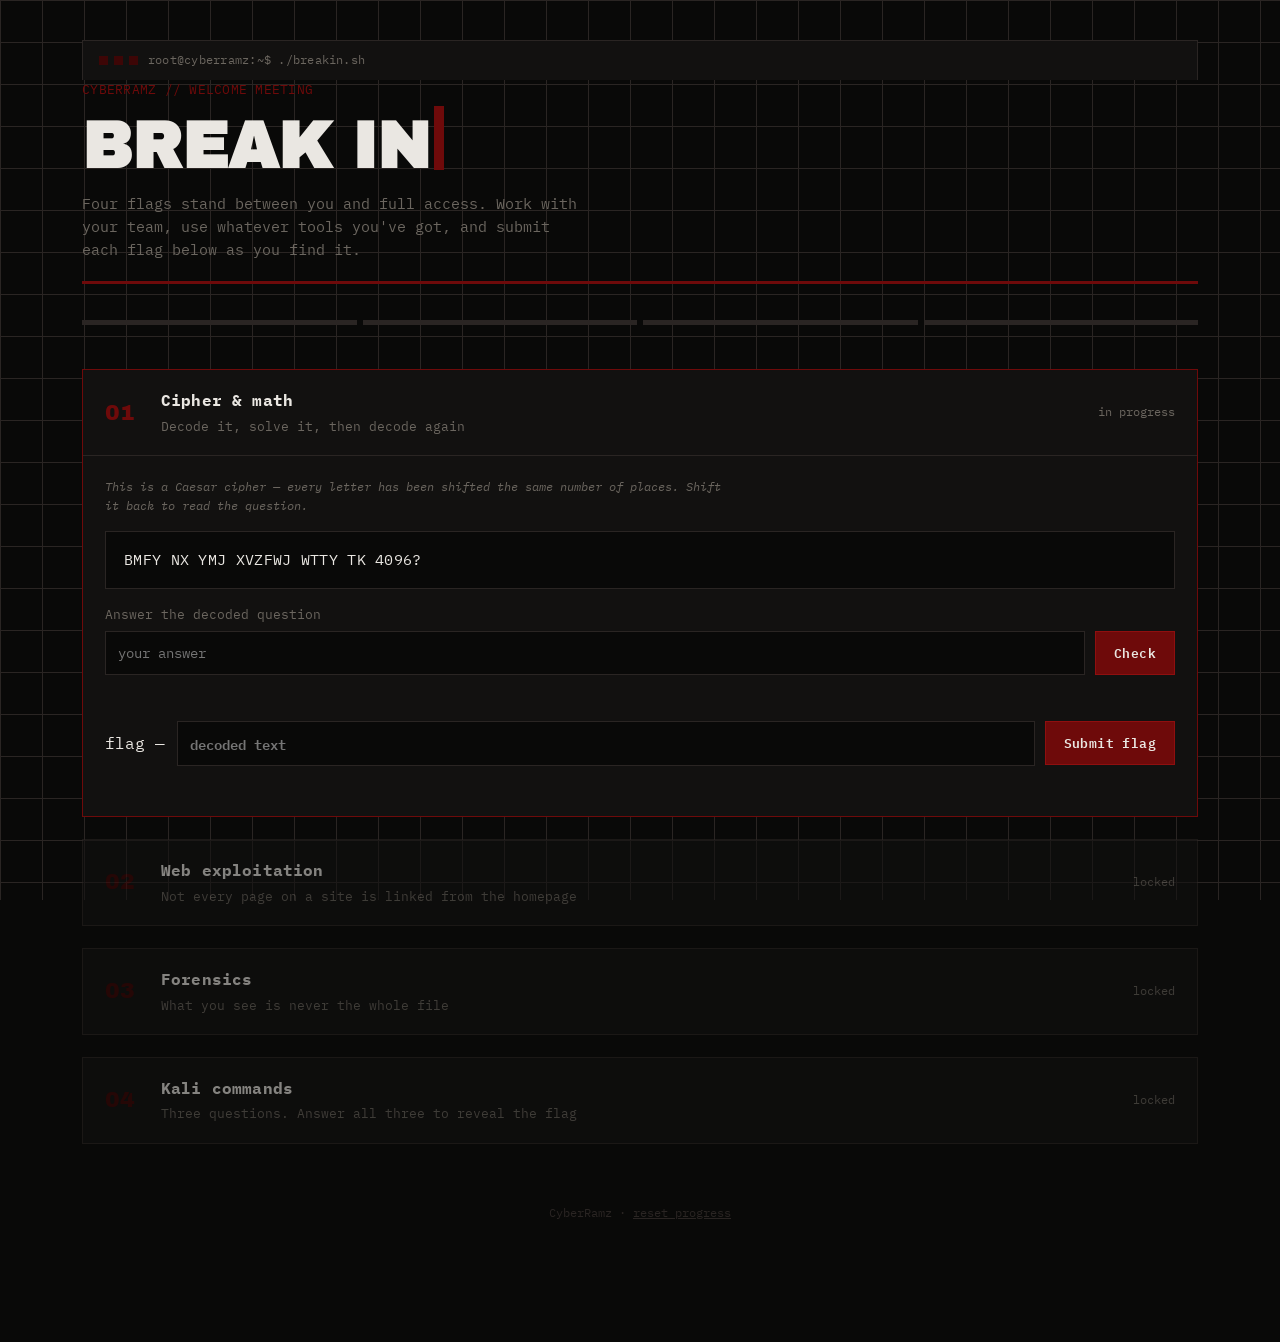
<file: index.html>
<!DOCTYPE html>
<html lang="en">
<head>
<meta charset="UTF-8">
<meta name="viewport" content="width=device-width, initial-scale=1">
<title>CyberRamz — First Break-In</title>
<link rel="stylesheet" href="style.css">
<!-- staging note: don't forget to pull the /secret page before this goes public -->
</head>
<body>

<div class="wrap">

  <div class="term-bar">
    <div class="dots"><span></span><span></span><span></span></div>
    <div class="path">root@cyberramz:~$ ./breakin.sh</div>
  </div>

  <header class="masthead">
    <p class="kicker">CYBERRAMZ // WELCOME MEETING</p>
    <h1>BREAK IN<span class="cursor"></span></h1>
    <p class="sub">Four flags stand between you and full access. Work with your team, use whatever tools you've got, and submit each flag below as you find it.</p>
  </header>

  <div class="progress">
    <div class="seg"></div>
    <div class="seg"></div>
    <div class="seg"></div>
    <div class="seg"></div>
  </div>

  <!-- STAGE 1 -->
  <section class="stage" id="stage1">
    <div class="stage-head">
      <div class="stage-num">01</div>
      <div class="stage-title">
        <h2>Cipher &amp; math</h2>
        <p>Decode it, solve it, then decode again</p>
      </div>
      <div class="stage-status">in progress</div>
    </div>
    <div class="stage-body">
      <p class="hint">This is a Caesar cipher — every letter has been shifted the same number of places. Shift it back to read the question.</p>
      <div class="mono-block">BMFY NX YMJ XVZFWJ WTTY TK 4096?</div>

      <div class="q">
        <label for="step1a-input">Answer the decoded question</label>
        <div class="field-row">
          <input type="text" id="step1a-input" placeholder="your answer" autocomplete="off">
          <button id="step1a-submit" type="button">Check</button>
        </div>
        <div class="feedback" id="step1a-feedback"></div>
      </div>

      <div id="step1b-block" class="explainer">
        <p style="margin:0"><strong>Correct — 64.</strong> Now decode this Base64 string — search "base64 decoder online" or type <code>base64 -d</code> in Kali:</p>
        <div class="mono-block" style="margin-top:10px;margin-bottom:0">ZW5jcnlwdGlvbi1pcy1jb29sIQ==</div>
      </div>

      <div class="flag-row">
        <label for="flag1-input" style="margin-right:2px">flag —</label>
        <input type="text" id="flag1-input" placeholder="decoded text" autocomplete="off">
        <button id="flag1-submit" type="button">Submit flag</button>
      </div>
      <div class="feedback" id="flag1-feedback"></div>
    </div>
  </section>

  <!-- STAGE 2 -->
  <section class="stage" id="stage2">
    <div class="stage-head">
      <div class="stage-num">02</div>
      <div class="stage-title">
        <h2>Web exploitation</h2>
        <p>Not every page on a site is linked from the homepage</p>
      </div>
      <div class="stage-status">locked</div>
    </div>
    <div class="stage-body">
      <p class="hint">Not every page gets linked from the homepage. Sometimes the clue is sitting in the code nobody reads.</p>

      <div class="flag-row">
        <label for="flag2-input" style="margin-right:2px">flag —</label>
        <input type="text" id="flag2-input" placeholder="flag text" autocomplete="off">
        <button id="flag2-submit" type="button">Submit flag</button>
      </div>
      <div class="feedback" id="flag2-feedback"></div>
    </div>
  </section>

  <!-- STAGE 3 -->
  <section class="stage" id="stage3">
    <div class="stage-head">
      <div class="stage-num">03</div>
      <div class="stage-title">
        <h2>Forensics</h2>
        <p>What you see is never the whole file</p>
      </div>
      <div class="stage-status">locked</div>
    </div>
    <div class="stage-body">
      <p class="hint">An image file holds more bytes than what your viewer shows you.</p>

      <div class="stego-frame">
        <img src="assets/stego.png" alt="A padlock graphic on a dark background, labeled ACCESS RESTRICTED">
        <p class="cap"><a href="assets/stego.png" download>Download the full image</a> and open it in a text editor, or run <code>strings stego.png</code> in Kali.</p>
      </div>

      <div class="flag-row">
        <label for="flag3-input" style="margin-right:2px">flag —</label>
        <input type="text" id="flag3-input" placeholder="flag text" autocomplete="off">
        <button id="flag3-submit" type="button">Submit flag</button>
      </div>
      <div class="feedback" id="flag3-feedback"></div>
    </div>
  </section>

  <!-- STAGE 4 -->
  <section class="stage" id="stage4">
    <div class="stage-head">
      <div class="stage-num">04</div>
      <div class="stage-title">
        <h2>Kali commands</h2>
        <p>Three questions. Answer all three to reveal the flag</p>
      </div>
      <div class="stage-status">locked</div>
    </div>
    <div class="stage-body">

      <div class="kali-q" id="kali1-row">
        <div class="q">
          <label for="kali1-input">What command shows all currently open network ports?</label>
          <div class="field-row">
            <input type="text" id="kali1-input" placeholder="command" autocomplete="off">
            <button id="kali1-submit" type="button">Check</button>
          </div>
          <div class="feedback" id="kali1-feedback"></div>
        </div>
      </div>

      <div class="kali-q" id="kali2-row">
        <div class="q">
          <label for="kali2-input">What command tells you your current username?</label>
          <div class="field-row">
            <input type="text" id="kali2-input" placeholder="command" autocomplete="off">
            <button id="kali2-submit" type="button">Check</button>
          </div>
          <div class="feedback" id="kali2-feedback"></div>
        </div>
      </div>

      <div class="kali-q" id="kali3-row">
        <div class="q">
          <label for="kali3-input">What command lets you view hidden files in a directory?</label>
          <div class="field-row">
            <input type="text" id="kali3-input" placeholder="command" autocomplete="off">
            <button id="kali3-submit" type="button">Check</button>
          </div>
          <div class="feedback" id="kali3-feedback"></div>
        </div>
      </div>

      <div class="reveal-flag" id="kali-flag-reveal">
        <p class="hint" style="margin-bottom:8px">All three correct — here's your flag, right in plain sight:</p>
        <div class="mono-block">kali-linux-is-4-hackers</div>
        <div class="flag-row">
          <label for="flag4-input" style="margin-right:2px">flag —</label>
          <input type="text" id="flag4-input" placeholder="paste it in" autocomplete="off">
          <button id="flag4-submit" type="button">Submit flag</button>
        </div>
        <div class="feedback" id="flag4-feedback"></div>
      </div>
    </div>
  </section>

  <div id="finale">
    <h2>ACCESS GRANTED</h2>
    <p>You've broken in. All four flags captured — nice work. This is the same kind of thinking that shows up in real security jobs: notice what's odd, check what others skip, and keep pulling the thread.</p>
  </div>

  <footer>
    CyberRamz &middot; <a href="#" id="reset-link" style="color:inherit">reset progress</a>
  </footer>

</div>

<script src="script.js"></script>
</body>
</html>
</file>
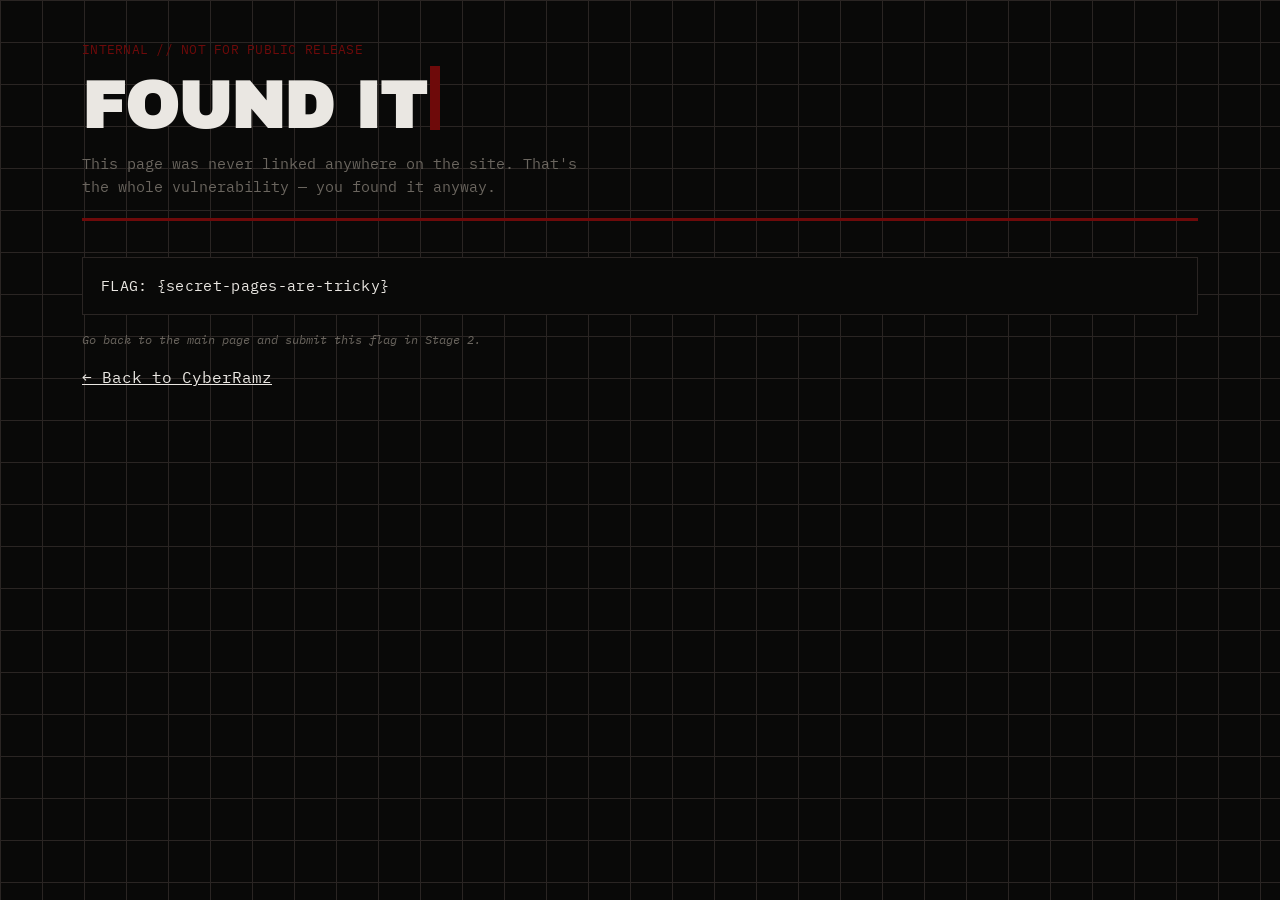
<file: secret/index.html>
<!DOCTYPE html>
<html lang="en">
<head>
<meta charset="UTF-8">
<meta name="viewport" content="width=device-width, initial-scale=1">
<title>staging — not linked</title>
<link rel="stylesheet" href="../style.css">
</head>
<body>
<div class="wrap">
  <header class="masthead">
    <p class="kicker">INTERNAL // NOT FOR PUBLIC RELEASE</p>
    <h1>FOUND IT<span class="cursor"></span></h1>
    <p class="sub">This page was never linked anywhere on the site. That's the whole vulnerability — you found it anyway.</p>
  </header>

  <div class="mono-block">FLAG: {secret-pages-are-tricky}</div>

  <p class="hint">Go back to the main page and submit this flag in Stage 2.</p>
  <p><a href="../index.html">&larr; Back to CyberRamz</a></p>
</div>
</body>
</html>
</file>
<file: style.css>
@import url('https://fonts.googleapis.com/css2?family=IBM+Plex+Mono:wght@400;500;600;700&family=Archivo+Black&display=swap');

:root {
  --black: #090908;
  --panel: #121110;
  --panel-line: #2a2523;
  --red: #6e0a0a;
  --red-bright: #8f0f0f;
  --red-deep: #3d0606;
  --white: #eae7e2;
  --grey: #6b665f;
  --mono: 'IBM Plex Mono', ui-monospace, SFMono-Regular, Menlo, Consolas, monospace;
  --display: 'Archivo Black', Impact, 'Arial Black', sans-serif;
}

* { box-sizing: border-box; }

html {
  scroll-behavior: smooth;
}

body {
  margin: 0;
  background: var(--black);
  background-image:
    linear-gradient(var(--panel-line) 1px, transparent 1px),
    linear-gradient(90deg, var(--panel-line) 1px, transparent 1px);
  background-size: 42px 42px;
  background-attachment: fixed;
  color: var(--white);
  font-family: var(--mono);
  line-height: 1.55;
  -webkit-font-smoothing: antialiased;
}

::selection { background: var(--red); color: var(--white); }

a { color: var(--white); }

.wrap {
  max-width: 1180px;
  margin: 0 auto;
  padding: 40px 32px 120px;
}

/* ---------- terminal bar ---------- */

.term-bar {
  display: flex;
  align-items: center;
  gap: 10px;
  padding: 10px 16px;
  background: var(--panel);
  border: 1px solid var(--panel-line);
  border-bottom: none;
  font-size: 12px;
  color: var(--grey);
}

.term-bar .dots {
  display: flex;
  gap: 6px;
}

.term-bar .dots span {
  width: 9px;
  height: 9px;
  background: var(--red-deep);
}

.term-bar .path {
  letter-spacing: 0.02em;
}

/* ---------- header ---------- */

.masthead {
  border-bottom: 3px solid var(--red);
  padding-bottom: 20px;
  margin-bottom: 36px;
}

.masthead .kicker {
  color: var(--red);
  font-size: 13px;
  letter-spacing: 0.02em;
  margin: 0 0 6px;
}

.masthead h1 {
  font-family: var(--display);
  font-size: clamp(38px, 8vw, 64px);
  margin: 0;
  line-height: 0.95;
  color: var(--white);
}

.masthead .sub {
  color: var(--grey);
  max-width: 56ch;
  margin: 14px 0 0;
  font-size: 15px;
}

.cursor {
  display: inline-block;
  width: 10px;
  height: 1em;
  background: var(--red);
  margin-left: 4px;
  vertical-align: -2px;
  animation: blink 1s steps(1) infinite;
}

@keyframes blink {
  50% { opacity: 0; }
}

/* ---------- progress rail ---------- */

.progress {
  display: flex;
  gap: 6px;
  margin: 28px 0 44px;
}

.progress .seg {
  flex: 1;
  height: 5px;
  background: var(--panel-line);
}

.progress .seg.done { background: var(--red); }

/* ---------- stage ---------- */

.stage {
  border: 1px solid var(--panel-line);
  background: var(--panel);
  margin-bottom: 22px;
  transition: border-color 0.2s ease;
}

.stage.active { border-color: var(--red); }
.stage.done { border-color: var(--panel-line); }

.stage-head {
  display: flex;
  align-items: center;
  gap: 16px;
  padding: 18px 22px;
}

.stage-num {
  font-family: var(--display);
  font-size: 22px;
  color: var(--red-deep);
  min-width: 40px;
}

.stage.active .stage-num,
.stage.done .stage-num { color: var(--red); }

.stage-title {
  flex: 1;
}

.stage-title h2 {
  margin: 0;
  font-size: 16px;
  letter-spacing: 0.01em;
  color: var(--white);
}

.stage-title p {
  margin: 4px 0 0;
  color: var(--grey);
  font-size: 13px;
}

.stage-status {
  font-size: 12px;
  color: var(--grey);
  white-space: nowrap;
}

.stage.done .stage-status { color: var(--red); }

.stage-body {
  border-top: 1px solid var(--panel-line);
  padding: 22px;
  display: none;
}

.stage.active .stage-body,
.stage.done .stage-body { display: block; }

.stage.locked .stage-body { display: none; }

.stage.locked { opacity: 0.55; }

/* ---------- content blocks ---------- */

.mono-block {
  background: var(--black);
  border: 1px solid var(--panel-line);
  padding: 16px 18px;
  font-size: 15px;
  color: var(--white);
  letter-spacing: 0.02em;
  margin: 0 0 16px;
  overflow-x: auto;
  white-space: pre-wrap;
  word-break: break-word;
}

.hint {
  color: var(--grey);
  font-size: 12px;
  margin: 0 0 16px;
  font-style: italic;
  max-width: 620px;
}

.q {
  margin-bottom: 18px;
}

.q label {
  display: block;
  font-size: 13px;
  color: var(--grey);
  margin-bottom: 6px;
}

.field-row {
  display: flex;
  gap: 10px;
  flex-wrap: wrap;
}

input[type="text"] {
  background: var(--black);
  border: 1px solid var(--panel-line);
  color: var(--white);
  font-family: var(--mono);
  font-size: 14px;
  padding: 10px 12px;
  flex: 1;
  min-width: 160px;
}

input[type="text"]:focus {
  outline: none;
  border-color: var(--red);
}

button {
  background: var(--red);
  border: 1px solid var(--red-bright);
  color: var(--white);
  font-family: var(--mono);
  font-weight: 600;
  font-size: 13px;
  letter-spacing: 0.03em;
  padding: 10px 18px;
  cursor: pointer;
}

button:hover { background: var(--red-bright); }

button:focus-visible,
input:focus-visible {
  outline: 2px solid var(--white);
  outline-offset: 2px;
}

.feedback {
  margin-top: 10px;
  font-size: 13px;
  min-height: 18px;
}

.feedback.ok { color: var(--red-bright); }
.feedback.err { color: var(--grey); }

.explainer {
  margin-top: 14px;
  padding: 10px 14px;
  border-left: 2px solid var(--red);
  background: rgba(110, 10, 10, 0.08);
  font-size: 12px;
  color: var(--grey);
  display: none;
}

.explainer strong { color: var(--white); }

.explainer.show { display: block; }

/* flag submission */

.flag-row {
  display: flex;
  align-items: center;
  gap: 10px;
  margin-top: 16px;
  flex-wrap: wrap;
}

.flag-row input[type="text"] {
  min-width: 240px;
  color: var(--red-bright);
  font-weight: 600;
}

.stego-frame {
  margin-bottom: 16px;
}

.stego-frame img {
  max-width: 100%;
  display: block;
  border: 1px solid var(--panel-line);
}

.stego-frame .cap {
  font-size: 12px;
  color: var(--grey);
  margin-top: 8px;
}

.stego-frame a {
  color: var(--red);
  text-decoration: none;
}

.stego-frame a:hover { text-decoration: underline; }

.kali-q {
  border-top: 1px dashed var(--panel-line);
  padding-top: 14px;
  margin-top: 14px;
}

.kali-q:first-of-type {
  border-top: none;
  padding-top: 0;
  margin-top: 0;
}

.reveal-flag {
  display: none;
  margin-top: 20px;
}

.reveal-flag.show { display: block; }

/* ---------- finale ---------- */

#finale {
  display: none;
  text-align: center;
  border: 1px solid var(--red);
  padding: 60px 24px;
  margin-top: 10px;
}

#finale.show { display: block; }

#finale h2 {
  font-family: var(--display);
  font-size: clamp(28px, 6vw, 46px);
  margin: 0 0 12px;
  color: var(--white);
}

#finale p {
  color: var(--grey);
  max-width: 46ch;
  margin: 0 auto;
  font-size: 14px;
}

footer {
  margin-top: 60px;
  color: var(--panel-line);
  font-size: 12px;
  text-align: center;
}

@media (prefers-reduced-motion: reduce) {
  .cursor { animation: none; opacity: 1; }
}
</file>
